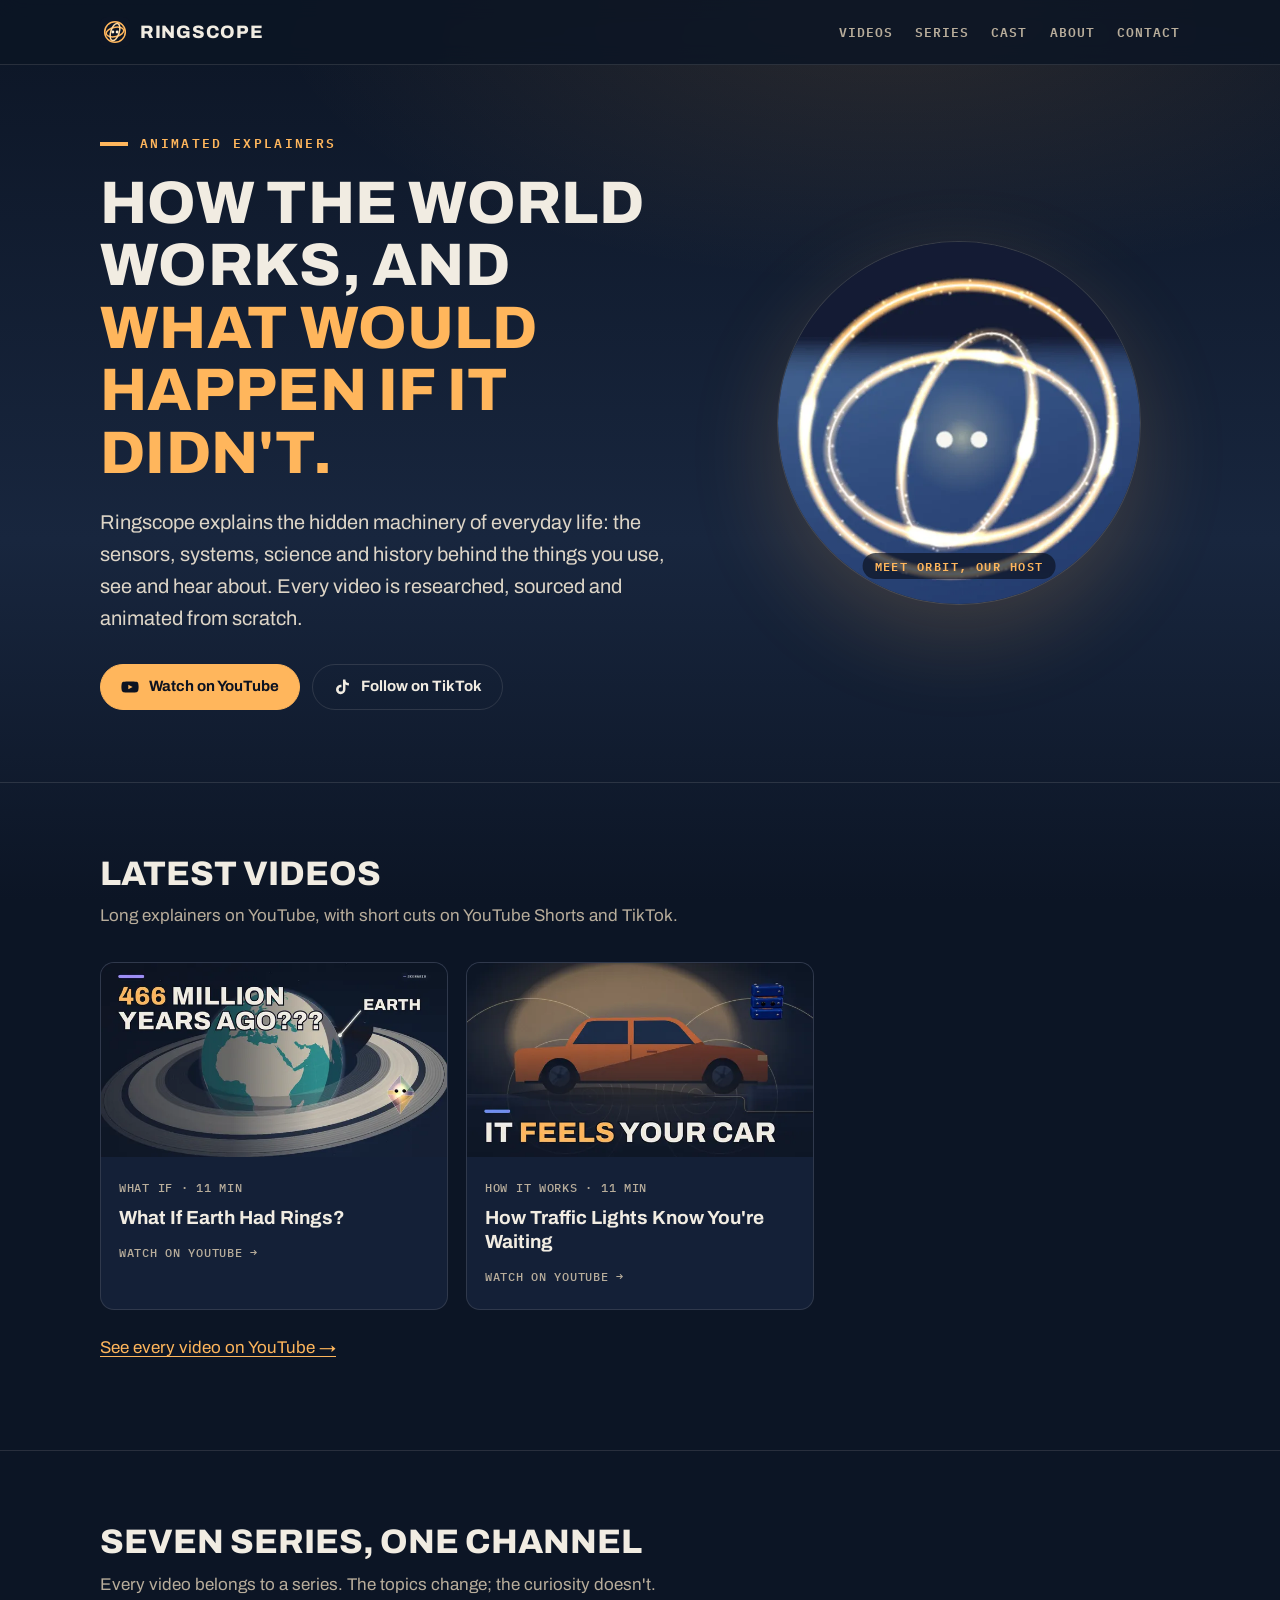
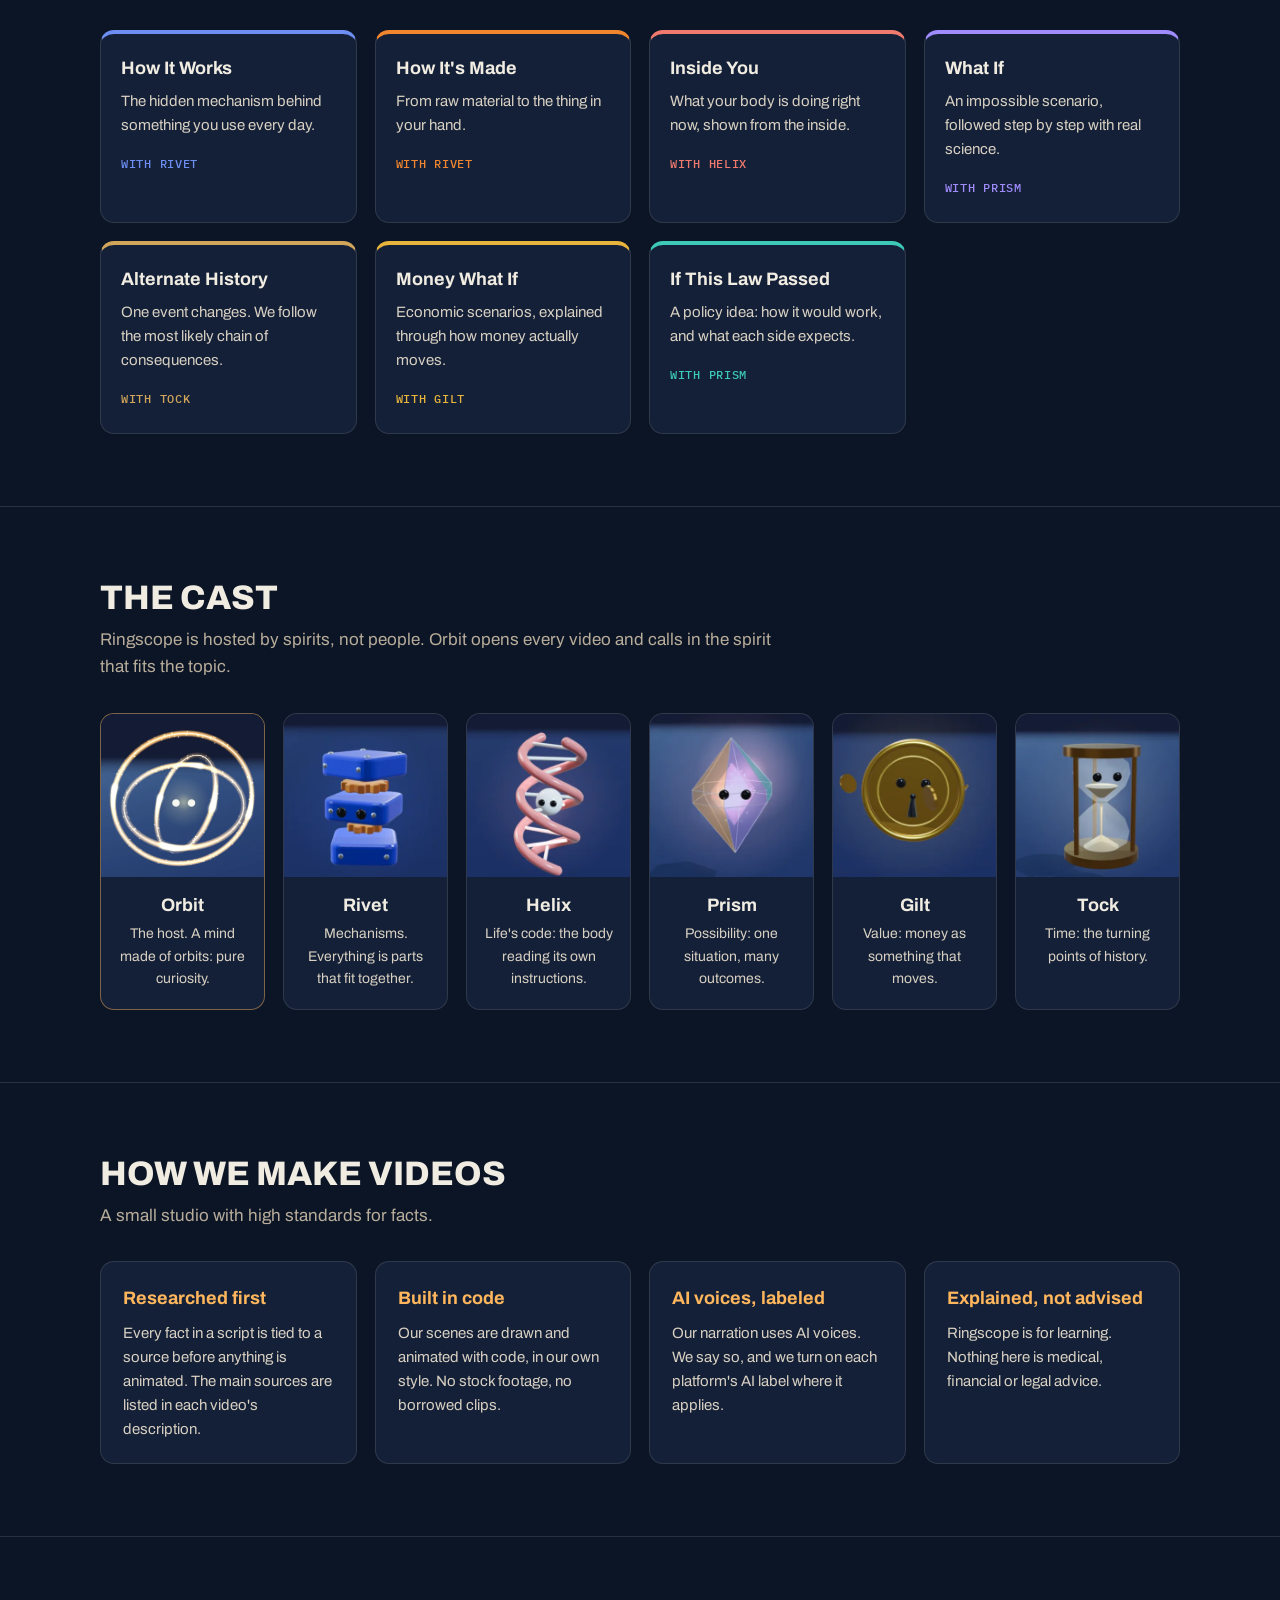
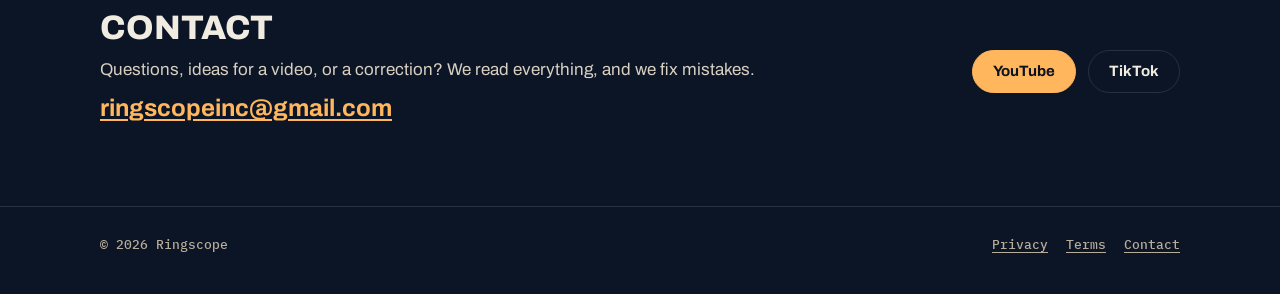
<file: index.html>
<!doctype html>
<html lang="en">
<head>
<meta charset="utf-8">
<meta name="viewport" content="width=device-width, initial-scale=1">
<title>Ringscope: how the world works</title>
<meta name="description" content="Ringscope makes animated explainers about how the world works, and what would happen if it didn't. Researched, sourced, built in code.">
<link rel="canonical" href="https://ringscopeinc.github.io/">
<link rel="icon" href="favicon.svg" type="image/svg+xml">
<meta property="og:type" content="website">
<meta property="og:title" content="Ringscope: how the world works">
<meta property="og:description" content="Animated explainers about how the world works, and what would happen if it didn't.">
<meta property="og:url" content="https://ringscopeinc.github.io/">
<meta property="og:image" content="https://ringscopeinc.github.io/img/og.jpg">
<meta name="twitter:card" content="summary_large_image">
<meta name="theme-color" content="#0c1525">
<link rel="preconnect" href="https://fonts.googleapis.com">
<link rel="preconnect" href="https://fonts.gstatic.com" crossorigin>
<link href="https://fonts.googleapis.com/css2?family=Archivo:wght@400;700;800&family=IBM+Plex+Mono:wght@500;600&display=swap" rel="stylesheet">
<link rel="stylesheet" href="style.css">
</head>
<body>

<header class="site-head">
  <div class="wrap">
    <a class="brand" href="./" aria-label="Ringscope home">
      <img src="favicon.svg" alt="" width="30" height="30">
      Ringscope
    </a>
    <nav class="nav" aria-label="Sections">
      <a href="#videos">Videos</a>
      <a href="#series">Series</a>
      <a href="#cast">Cast</a>
      <a href="#about">About</a>
      <a href="#contact">Contact</a>
    </nav>
  </div>
</header>

<main>
  <div class="hero">
    <div class="wrap">
      <div>
        <p class="eyebrow">Animated explainers</p>
        <h1>How the world works, and <em>what would happen if it didn't.</em></h1>
        <p class="lede">Ringscope explains the hidden machinery of everyday life: the sensors, systems, science and
          history behind the things you use, see and hear about. Every video is researched, sourced and animated
          from scratch.</p>
        <div class="buttons">
          <a class="btn primary" href="https://www.youtube.com/@ringscopeinc">
            <svg viewBox="0 0 24 24" aria-hidden="true"><path fill="currentColor" d="M23 7.2a3 3 0 0 0-2.1-2.1C19 4.6 12 4.6 12 4.6s-7 0-8.9.5A3 3 0 0 0 1 7.2 31 31 0 0 0 .5 12a31 31 0 0 0 .5 4.8 3 3 0 0 0 2.1 2.1c1.9.5 8.9.5 8.9.5s7 0 8.9-.5a3 3 0 0 0 2.1-2.1 31 31 0 0 0 .5-4.8 31 31 0 0 0-.5-4.8zM9.75 15.02V8.98L15.5 12l-5.75 3.02z"/></svg>
            Watch on YouTube</a>
          <a class="btn" href="https://www.tiktok.com/@ringscopeinc">
            <svg viewBox="0 0 24 24" aria-hidden="true"><path fill="currentColor" d="M16.6 2h-3.3v13.2a2.9 2.9 0 1 1-2.9-2.9c.3 0 .6 0 .9.1V9a6.3 6.3 0 1 0 5.3 6.2V8.6a7.9 7.9 0 0 0 4.6 1.5V6.8a4.6 4.6 0 0 1-4.6-4.8z"/></svg>
            Follow on TikTok</a>
        </div>
      </div>
      <figure class="hero-art">
        <img src="img/orbit.webp" alt="Orbit, Ringscope's host: three rings of warm light with two glowing eyes" width="640" height="640">
        <figcaption>Meet Orbit, our host</figcaption>
      </figure>
    </div>
  </div>

  <section id="videos">
    <div class="wrap">
      <h2>Latest videos</h2>
      <p class="section-lede">Long explainers on YouTube, with short cuts on YouTube Shorts and TikTok.</p>
      <div class="grid videos">
        <a class="card video" href="https://youtu.be/U-kUrNnYc8g">
          <img src="img/earth-rings.webp" alt="Thumbnail: Earth with a ring around it, 466 million years ago" width="640" height="360" loading="lazy">
          <div class="body">
            <span class="meta">What If · 11 min</span>
            <h3>What If Earth Had Rings?</h3>
            <span class="meta">Watch on YouTube →</span>
          </div>
        </a>
        <a class="card video" href="https://youtu.be/7bd3gMyJz6o">
          <img src="img/traffic-lights.webp" alt="Thumbnail: a traffic light that knows you're waiting" width="640" height="360" loading="lazy">
          <div class="body">
            <span class="meta">How It Works · 11 min</span>
            <h3>How Traffic Lights Know You're Waiting</h3>
            <span class="meta">Watch on YouTube →</span>
          </div>
        </a>
      </div>
      <p class="more"><a href="https://www.youtube.com/@ringscopeinc/videos">See every video on YouTube →</a></p>
    </div>
  </section>

  <section id="series">
    <div class="wrap">
      <h2>Seven series, one channel</h2>
      <p class="section-lede">Every video belongs to a series. The topics change; the curiosity doesn't.</p>
      <div class="grid series">
        <div class="card serie" style="--c:#6d8ef2">
          <h3>How It Works</h3>
          <p>The hidden mechanism behind something you use every day.</p>
          <span class="meta">With Rivet</span>
        </div>
        <div class="card serie" style="--c:#f2862e">
          <h3>How It's Made</h3>
          <p>From raw material to the thing in your hand.</p>
          <span class="meta">With Rivet</span>
        </div>
        <div class="card serie" style="--c:#f07a6e">
          <h3>Inside You</h3>
          <p>What your body is doing right now, shown from the inside.</p>
          <span class="meta">With Helix</span>
        </div>
        <div class="card serie" style="--c:#a08cff">
          <h3>What If</h3>
          <p>An impossible scenario, followed step by step with real science.</p>
          <span class="meta">With Prism</span>
        </div>
        <div class="card serie" style="--c:#d2a65a">
          <h3>Alternate History</h3>
          <p>One event changes. We follow the most likely chain of consequences.</p>
          <span class="meta">With Tock</span>
        </div>
        <div class="card serie" style="--c:#e7b53c">
          <h3>Money What If</h3>
          <p>Economic scenarios, explained through how money actually moves.</p>
          <span class="meta">With Gilt</span>
        </div>
        <div class="card serie" style="--c:#3cc9b8">
          <h3>If This Law Passed</h3>
          <p>A policy idea: how it would work, and what each side expects.</p>
          <span class="meta">With Prism</span>
        </div>
      </div>
    </div>
  </section>

  <section id="cast">
    <div class="wrap">
      <h2>The cast</h2>
      <p class="section-lede">Ringscope is hosted by spirits, not people. Orbit opens every video and calls in the
        spirit that fits the topic.</p>
      <div class="grid cast">
        <div class="card spirit host">
          <img src="img/orbit.webp" alt="Orbit" width="360" height="360" loading="lazy">
          <h3>Orbit</h3>
          <p>The host. A mind made of orbits: pure curiosity.</p>
        </div>
        <div class="card spirit">
          <img src="img/rivet.webp" alt="Rivet, a cobalt cube of three slabs with orange gears" width="360" height="360" loading="lazy">
          <h3>Rivet</h3>
          <p>Mechanisms. Everything is parts that fit together.</p>
        </div>
        <div class="card spirit">
          <img src="img/helix.webp" alt="Helix, a coral double helix with a pearl core" width="360" height="360" loading="lazy">
          <h3>Helix</h3>
          <p>Life's code: the body reading its own instructions.</p>
        </div>
        <div class="card spirit">
          <img src="img/prism.webp" alt="Prism, a glowing glass crystal" width="360" height="360" loading="lazy">
          <h3>Prism</h3>
          <p>Possibility: one situation, many outcomes.</p>
        </div>
        <div class="card spirit">
          <img src="img/gilt.webp" alt="Gilt, a polished gold coin" width="360" height="360" loading="lazy">
          <h3>Gilt</h3>
          <p>Value: money as something that moves.</p>
        </div>
        <div class="card spirit">
          <img src="img/tock.webp" alt="Tock, a brass hourglass" width="360" height="360" loading="lazy">
          <h3>Tock</h3>
          <p>Time: the turning points of history.</p>
        </div>
      </div>
    </div>
  </section>

  <section id="about">
    <div class="wrap">
      <h2>How we make videos</h2>
      <p class="section-lede">A small studio with high standards for facts.</p>
      <div class="grid about">
        <div class="card point">
          <h3>Researched first</h3>
          <p>Every fact in a script is tied to a source before anything is animated. The main sources are listed
            in each video's description.</p>
        </div>
        <div class="card point">
          <h3>Built in code</h3>
          <p>Our scenes are drawn and animated with code, in our own style. No stock footage, no borrowed clips.</p>
        </div>
        <div class="card point">
          <h3>AI voices, labeled</h3>
          <p>Our narration uses AI voices. We say so, and we turn on each platform's AI label where it applies.</p>
        </div>
        <div class="card point">
          <h3>Explained, not advised</h3>
          <p>Ringscope is for learning. Nothing here is medical, financial or legal advice.</p>
        </div>
      </div>
    </div>
  </section>

  <section id="contact" class="contact">
    <div class="wrap">
      <div>
        <h2>Contact</h2>
        <p>Questions, ideas for a video, or a correction? We read everything, and we fix mistakes.</p>
        <p><a class="mail" href="mailto:ringscopeinc@gmail.com">ringscopeinc@gmail.com</a></p>
      </div>
      <div class="buttons">
        <a class="btn primary" href="https://www.youtube.com/@ringscopeinc">YouTube</a>
        <a class="btn" href="https://www.tiktok.com/@ringscopeinc">TikTok</a>
      </div>
    </div>
  </section>
</main>

<footer class="site-foot">
  <div class="wrap">
    <span>© 2026 Ringscope</span>
    <nav aria-label="Legal">
      <a href="privacy.html">Privacy</a>
      <a href="terms.html">Terms</a>
      <a href="mailto:ringscopeinc@gmail.com">Contact</a>
    </nav>
  </div>
</footer>

</body>
</html>
</file>
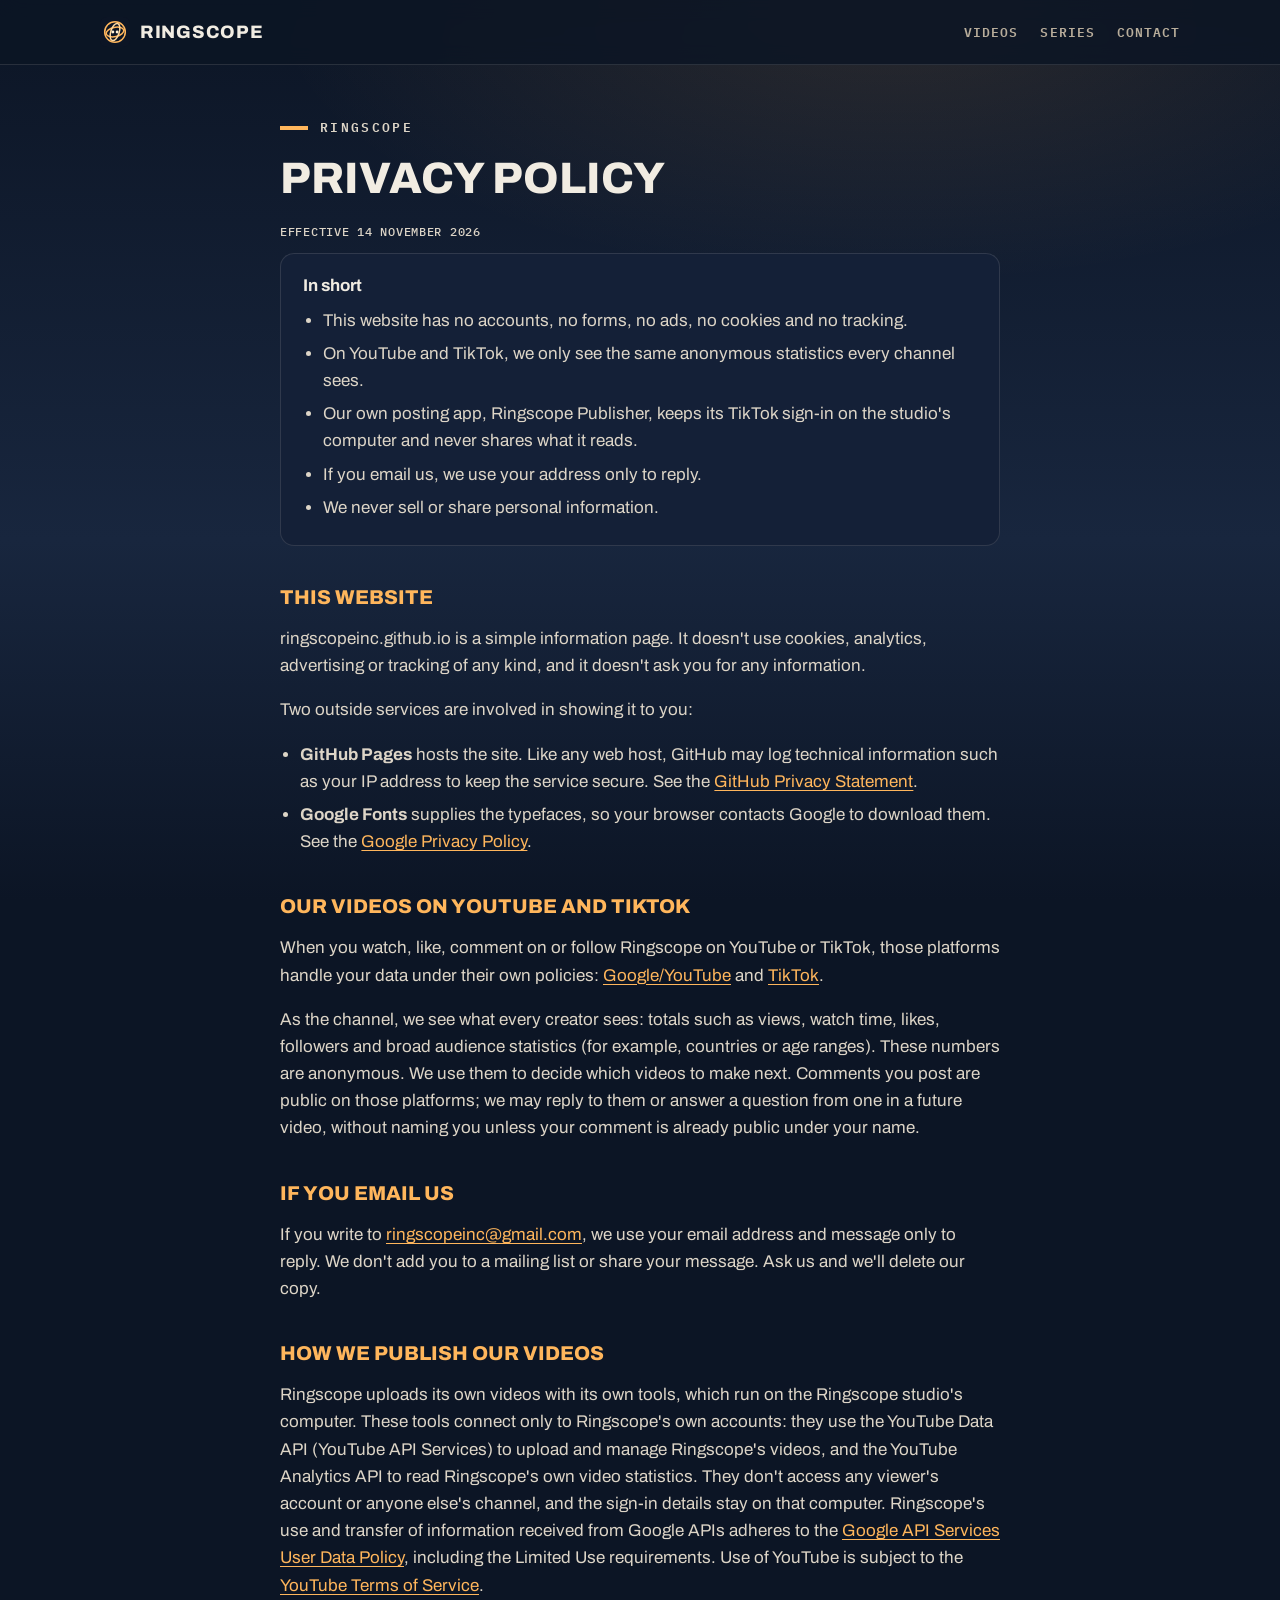
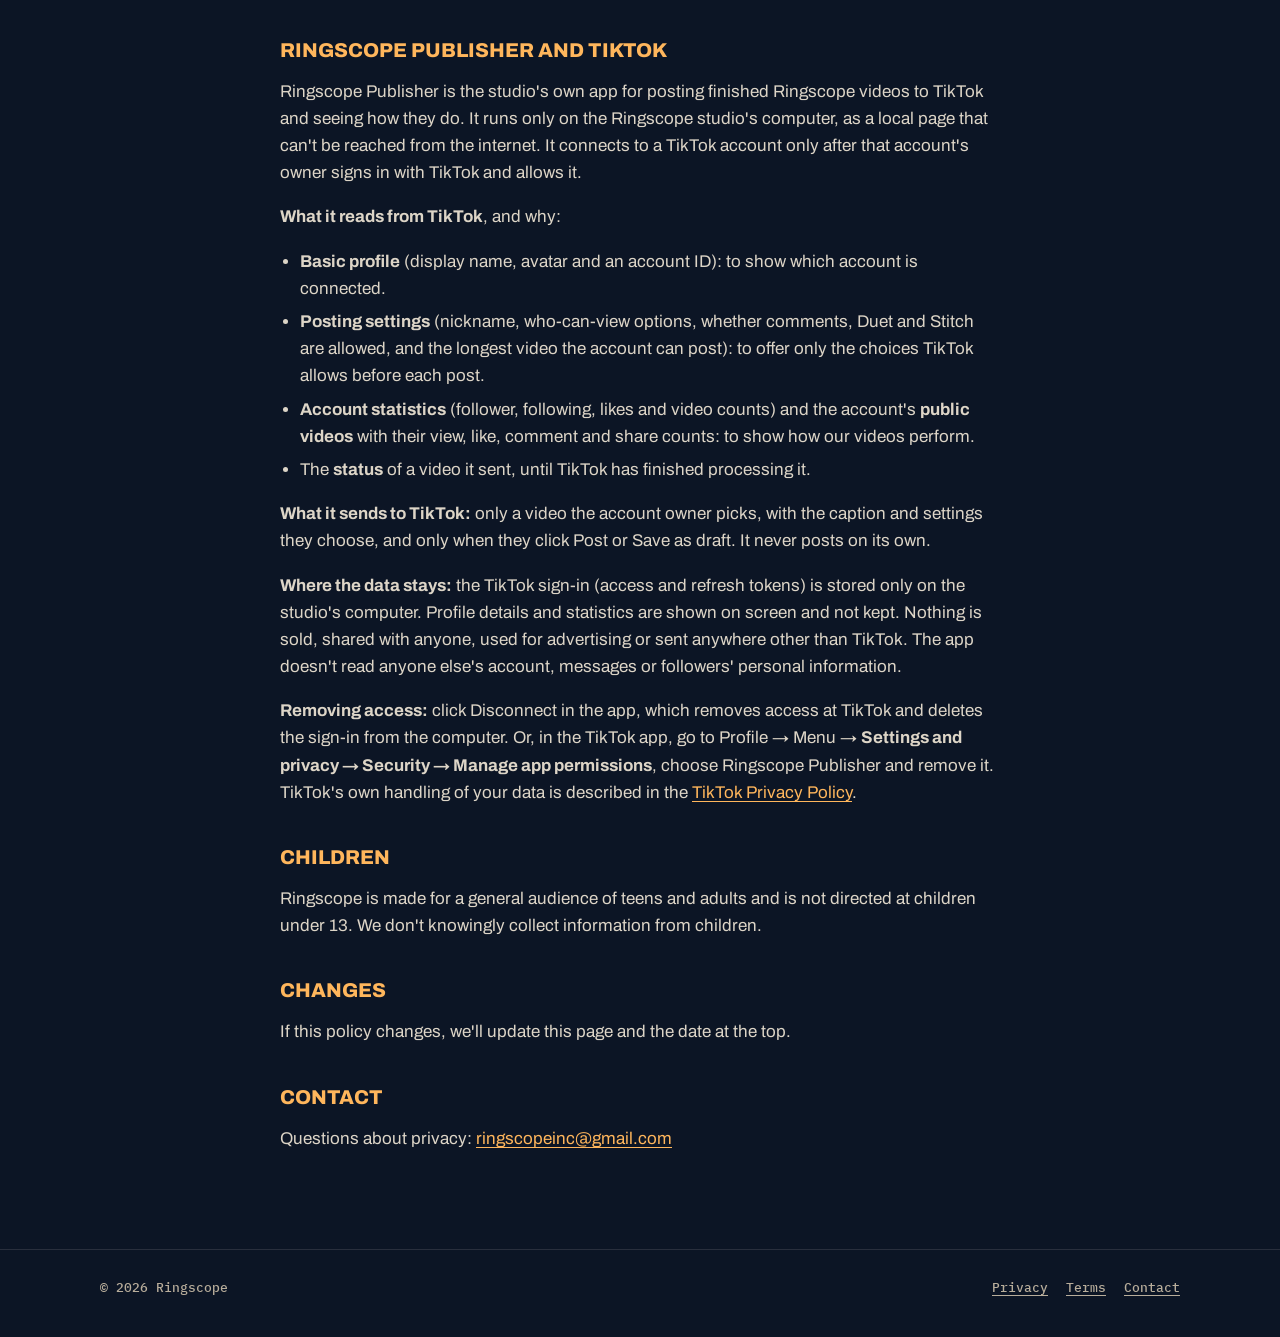
<file: privacy.html>
<!doctype html>
<html lang="en">
<head>
<meta charset="utf-8">
<meta name="viewport" content="width=device-width, initial-scale=1">
<title>Privacy policy · Ringscope</title>
<meta name="description" content="How Ringscope handles privacy on this website, on our channels and in our publishing tools.">
<link rel="canonical" href="https://ringscopeinc.github.io/privacy.html">
<link rel="icon" href="favicon.svg" type="image/svg+xml">
<meta name="theme-color" content="#0c1525">
<link rel="preconnect" href="https://fonts.googleapis.com">
<link rel="preconnect" href="https://fonts.gstatic.com" crossorigin>
<link href="https://fonts.googleapis.com/css2?family=Archivo:wght@400;700;800&family=IBM+Plex+Mono:wght@500;600&display=swap" rel="stylesheet">
<link rel="stylesheet" href="style.css">
</head>
<body>

<header class="site-head">
  <div class="wrap">
    <a class="brand" href="./" aria-label="Ringscope home"><img src="favicon.svg" alt="" width="30" height="30">Ringscope</a>
    <nav class="nav" aria-label="Sections"><a href="./#videos">Videos</a><a href="./#series">Series</a><a href="./#contact">Contact</a></nav>
  </div>
</header>

<main class="doc">
  <p class="eyebrow">Ringscope</p>
  <h1>Privacy policy</h1>
  <p class="meta">Effective 14 November 2026</p>

  <div class="summary">
    <strong>In short</strong>
    <ul>
      <li>This website has no accounts, no forms, no ads, no cookies and no tracking.</li>
      <li>On YouTube and TikTok, we only see the same anonymous statistics every channel sees.</li>
      <li>Our own posting app, Ringscope Publisher, keeps its TikTok sign-in on the studio's computer and never
        shares what it reads.</li>
      <li>If you email us, we use your address only to reply.</li>
      <li>We never sell or share personal information.</li>
    </ul>
  </div>

  <h2>This website</h2>
  <p>ringscopeinc.github.io is a simple information page. It doesn't use cookies, analytics, advertising or
    tracking of any kind, and it doesn't ask you for any information.</p>
  <p>Two outside services are involved in showing it to you:</p>
  <ul>
    <li><strong>GitHub Pages</strong> hosts the site. Like any web host, GitHub may log technical information such
      as your IP address to keep the service secure. See the
      <a href="https://docs.github.com/en/site-policy/privacy-policies/github-general-privacy-statement">GitHub
      Privacy Statement</a>.</li>
    <li><strong>Google Fonts</strong> supplies the typefaces, so your browser contacts Google to download them. See
      the <a href="https://policies.google.com/privacy">Google Privacy Policy</a>.</li>
  </ul>

  <h2>Our videos on YouTube and TikTok</h2>
  <p>When you watch, like, comment on or follow Ringscope on YouTube or TikTok, those platforms handle your data
    under their own policies:
    <a href="https://policies.google.com/privacy">Google/YouTube</a> and
    <a href="https://www.tiktok.com/legal/privacy-policy">TikTok</a>.</p>
  <p>As the channel, we see what every creator sees: totals such as views, watch time, likes, followers and broad
    audience statistics (for example, countries or age ranges). These numbers are anonymous. We use them to decide
    which videos to make next. Comments you post are public on those platforms; we may reply to them or answer a
    question from one in a future video, without naming you unless your comment is already public under your
    name.</p>

  <h2>If you email us</h2>
  <p>If you write to <a href="mailto:ringscopeinc@gmail.com">ringscopeinc@gmail.com</a>, we use your email address
    and message only to reply. We don't add you to a mailing list or share your message. Ask us and we'll delete
    our copy.</p>

  <h2>How we publish our videos</h2>
  <p>Ringscope uploads its own videos with its own tools, which run on the Ringscope studio's computer. These tools
    connect only to Ringscope's own accounts: they use the YouTube Data API (YouTube API Services) to upload and
    manage Ringscope's videos, and the YouTube Analytics API to read Ringscope's own video statistics. They don't
    access any viewer's account or anyone else's channel, and the sign-in details stay on that computer.
    Ringscope's use and transfer of information received from Google APIs adheres to the
    <a href="https://developers.google.com/terms/api-services-user-data-policy">Google API Services User Data
    Policy</a>, including the Limited Use requirements. Use of YouTube is subject to the
    <a href="https://www.youtube.com/t/terms">YouTube Terms of Service</a>.</p>

  <h2 id="tiktok">Ringscope Publisher and TikTok</h2>
  <p>Ringscope Publisher is the studio's own app for posting finished Ringscope videos to TikTok and seeing how they
    do. It runs only on the Ringscope studio's computer, as a local page that can't be reached from the internet.
    It connects to a TikTok account only after that account's owner signs in with TikTok and allows it.</p>
  <p><strong>What it reads from TikTok</strong>, and why:</p>
  <ul>
    <li><strong>Basic profile</strong> (display name, avatar and an account ID): to show which account is
      connected.</li>
    <li><strong>Posting settings</strong> (nickname, who-can-view options, whether comments, Duet and Stitch are
      allowed, and the longest video the account can post): to offer only the choices TikTok allows before each
      post.</li>
    <li><strong>Account statistics</strong> (follower, following, likes and video counts) and the account's
      <strong>public videos</strong> with their view, like, comment and share counts: to show how our videos
      perform.</li>
    <li>The <strong>status</strong> of a video it sent, until TikTok has finished processing it.</li>
  </ul>
  <p><strong>What it sends to TikTok:</strong> only a video the account owner picks, with the caption and settings
    they choose, and only when they click Post or Save as draft. It never posts on its own.</p>
  <p><strong>Where the data stays:</strong> the TikTok sign-in (access and refresh tokens) is stored only on the
    studio's computer. Profile details and statistics are shown on screen and not kept. Nothing is sold, shared
    with anyone, used for advertising or sent anywhere other than TikTok. The app doesn't read anyone else's
    account, messages or followers' personal information.</p>
  <p><strong>Removing access:</strong> click Disconnect in the app, which removes access at TikTok and deletes the
    sign-in from the computer. Or, in the TikTok app, go to Profile → Menu → <strong>Settings and privacy →
    Security → Manage app permissions</strong>, choose Ringscope Publisher and remove it. TikTok's own handling
    of your data is described in the <a href="https://www.tiktok.com/legal/privacy-policy">TikTok Privacy
    Policy</a>.</p>

  <h2>Children</h2>
  <p>Ringscope is made for a general audience of teens and adults and is not directed at children under 13. We
    don't knowingly collect information from children.</p>

  <h2>Changes</h2>
  <p>If this policy changes, we'll update this page and the date at the top.</p>

  <h2>Contact</h2>
  <p>Questions about privacy: <a href="mailto:ringscopeinc@gmail.com">ringscopeinc@gmail.com</a></p>
</main>

<footer class="site-foot">
  <div class="wrap">
    <span>© 2026 Ringscope</span>
    <nav aria-label="Legal"><a href="privacy.html">Privacy</a><a href="terms.html">Terms</a><a href="mailto:ringscopeinc@gmail.com">Contact</a></nav>
  </div>
</footer>

</body>
</html>
</file>
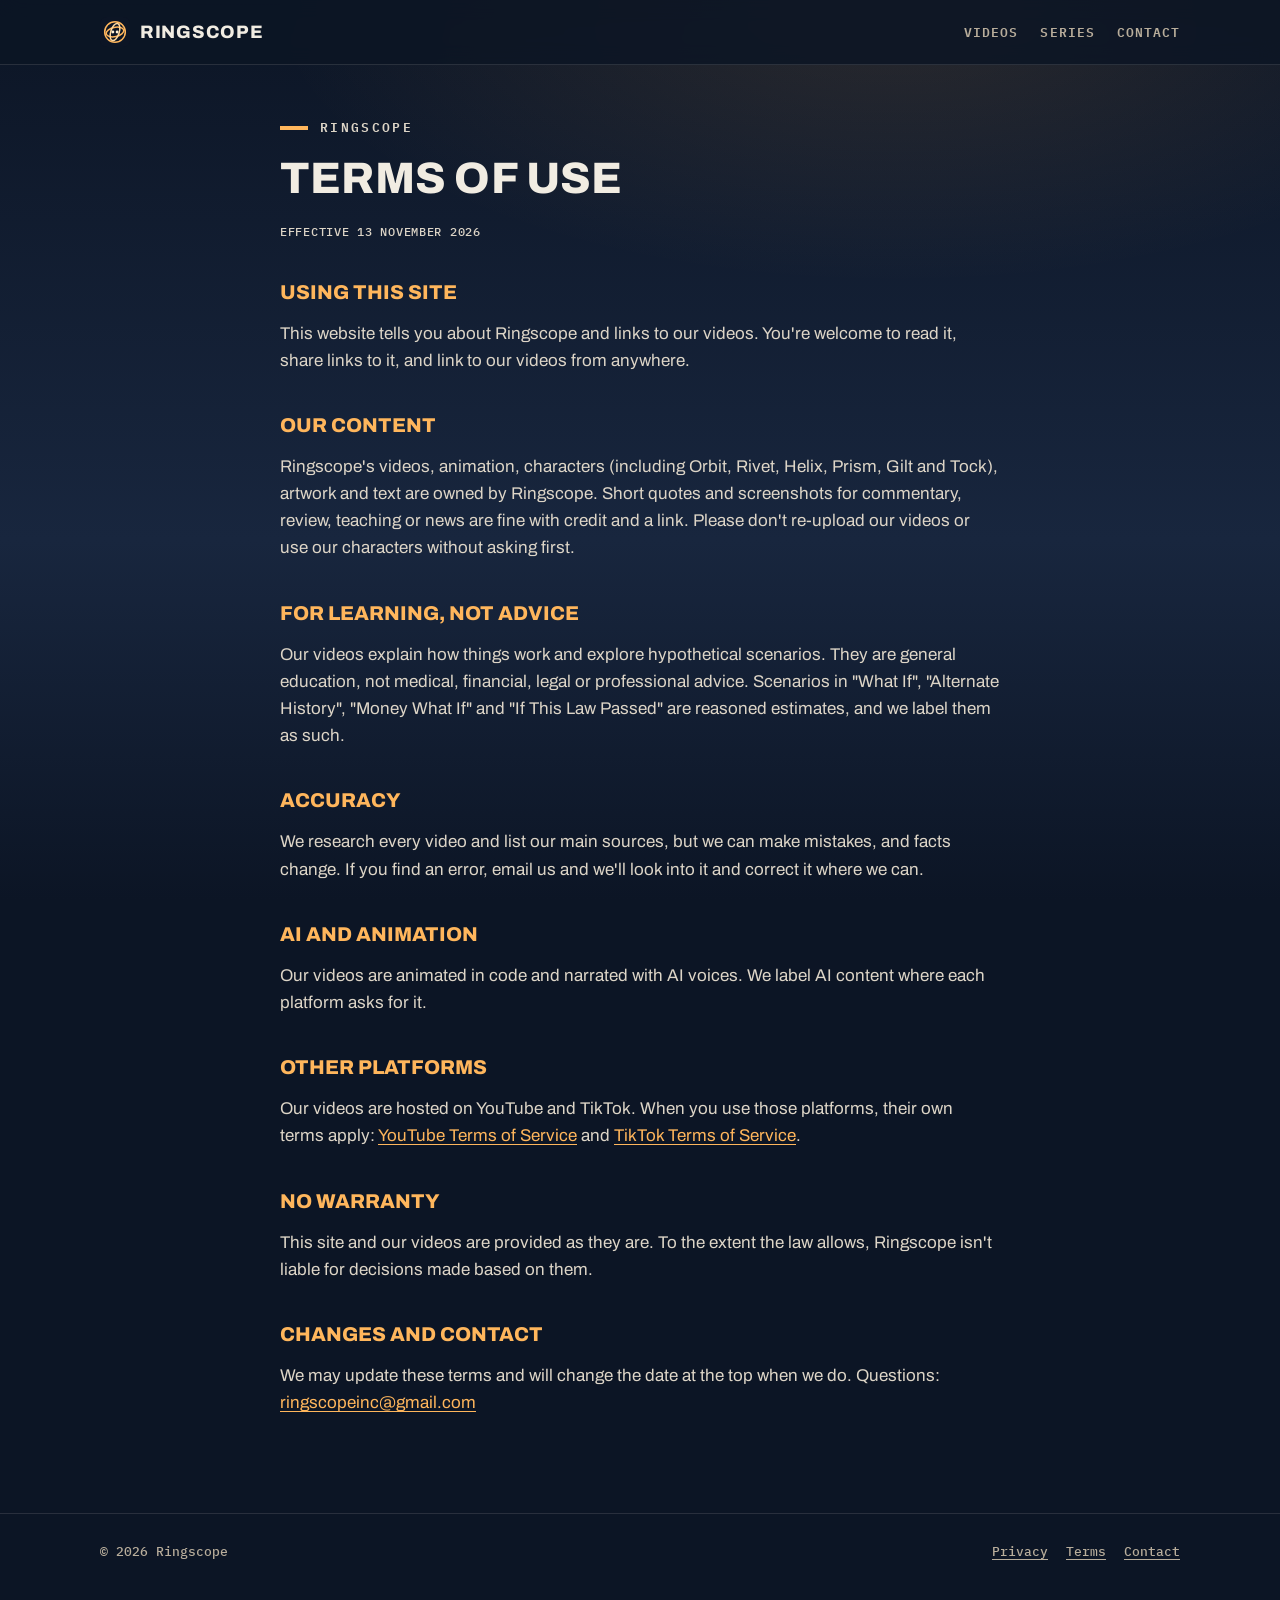
<file: terms.html>
<!doctype html>
<html lang="en">
<head>
<meta charset="utf-8">
<meta name="viewport" content="width=device-width, initial-scale=1">
<title>Terms of use · Ringscope</title>
<meta name="description" content="Terms of use for the Ringscope website and videos.">
<link rel="canonical" href="https://ringscopeinc.github.io/terms.html">
<link rel="icon" href="favicon.svg" type="image/svg+xml">
<meta name="theme-color" content="#0c1525">
<link rel="preconnect" href="https://fonts.googleapis.com">
<link rel="preconnect" href="https://fonts.gstatic.com" crossorigin>
<link href="https://fonts.googleapis.com/css2?family=Archivo:wght@400;700;800&family=IBM+Plex+Mono:wght@500;600&display=swap" rel="stylesheet">
<link rel="stylesheet" href="style.css">
</head>
<body>

<header class="site-head">
  <div class="wrap">
    <a class="brand" href="./" aria-label="Ringscope home"><img src="favicon.svg" alt="" width="30" height="30">Ringscope</a>
    <nav class="nav" aria-label="Sections"><a href="./#videos">Videos</a><a href="./#series">Series</a><a href="./#contact">Contact</a></nav>
  </div>
</header>

<main class="doc">
  <p class="eyebrow">Ringscope</p>
  <h1>Terms of use</h1>
  <p class="meta">Effective 13 November 2026</p>

  <h2>Using this site</h2>
  <p>This website tells you about Ringscope and links to our videos. You're welcome to read it, share links to it,
    and link to our videos from anywhere.</p>

  <h2>Our content</h2>
  <p>Ringscope's videos, animation, characters (including Orbit, Rivet, Helix, Prism, Gilt and Tock), artwork and
    text are owned by Ringscope. Short quotes and screenshots for commentary, review, teaching or news are fine with
    credit and a link. Please don't re-upload our videos or use our characters without asking first.</p>

  <h2>For learning, not advice</h2>
  <p>Our videos explain how things work and explore hypothetical scenarios. They are general education, not
    medical, financial, legal or professional advice. Scenarios in "What If", "Alternate History", "Money What If"
    and "If This Law Passed" are reasoned estimates, and we label them as such.</p>

  <h2>Accuracy</h2>
  <p>We research every video and list our main sources, but we can make mistakes, and facts change. If you find
    an error, email us and we'll look into it and correct it where we can.</p>

  <h2>AI and animation</h2>
  <p>Our videos are animated in code and narrated with AI voices. We label AI content where each platform asks
    for it.</p>

  <h2>Other platforms</h2>
  <p>Our videos are hosted on YouTube and TikTok. When you use those platforms, their own terms apply:
    <a href="https://www.youtube.com/t/terms">YouTube Terms of Service</a> and
    <a href="https://www.tiktok.com/legal/terms-of-service">TikTok Terms of Service</a>.</p>

  <h2>No warranty</h2>
  <p>This site and our videos are provided as they are. To the extent the law allows, Ringscope isn't liable for
    decisions made based on them.</p>

  <h2>Changes and contact</h2>
  <p>We may update these terms and will change the date at the top when we do. Questions:
    <a href="mailto:ringscopeinc@gmail.com">ringscopeinc@gmail.com</a></p>
</main>

<footer class="site-foot">
  <div class="wrap">
    <span>© 2026 Ringscope</span>
    <nav aria-label="Legal"><a href="privacy.html">Privacy</a><a href="terms.html">Terms</a><a href="mailto:ringscopeinc@gmail.com">Contact</a></nav>
  </div>
</footer>

</body>
</html>
</file>
<file: style.css>
/* Ringscope website. House style "Night Gallery" (brand/style-guide.md): night palette, warm key light,
   Archivo for display and text, IBM Plex Mono for labels. */
:root {
  --sky: #0c1525;
  --sky-low: #18263e;
  --panel: #142037;
  --panel-edge: rgba(241, 236, 226, 0.12);
  --text: #f1ece2;
  --muted: #b8ad9b;
  --key: #ffb65c;
  --copper: #df793d;
  --ink: #0d1321;
  --radius: 14px;
  --wrap: 1120px;
}
* { box-sizing: border-box; }
html { background: var(--sky); scroll-behavior: smooth; }
body {
  margin: 0;
  color: var(--text);
  font: 400 17px/1.6 Archivo, system-ui, -apple-system, "Segoe UI", sans-serif;
  background:
    radial-gradient(ellipse 70% 45% at 70% 0%, rgba(255, 182, 92, 0.12), transparent 70%),
    linear-gradient(var(--sky), var(--sky-low) 60%, var(--sky));
  background-attachment: fixed;
  min-height: 100vh;
}
img { max-width: 100%; height: auto; display: block; }
a { color: var(--key); text-underline-offset: 3px; }
a:hover { color: #ffd29a; }
.wrap { max-width: var(--wrap); margin: 0 auto; padding: 0 20px; }
.mono { font-family: "IBM Plex Mono", ui-monospace, monospace; }

/* Header */
.site-head { position: sticky; top: 0; z-index: 10; background: rgba(12, 21, 37, 0.86);
  backdrop-filter: blur(10px); border-bottom: 1px solid var(--panel-edge); }
.site-head .wrap { display: flex; align-items: center; justify-content: space-between; gap: 16px; height: 64px; }
.brand { display: flex; align-items: center; gap: 10px; color: var(--text); text-decoration: none;
  font-weight: 800; letter-spacing: 0.04em; text-transform: uppercase; font-size: 18px; }
.brand svg { width: 30px; height: 30px; }
.nav { display: flex; gap: 22px; font: 600 13px/1 "IBM Plex Mono", monospace; letter-spacing: 0.08em;
  text-transform: uppercase; }
.nav a { color: var(--muted); text-decoration: none; }
.nav a:hover { color: var(--text); }

/* Hero */
.hero .wrap { display: grid; grid-template-columns: 1.15fr 0.85fr; align-items: center; gap: 40px;
  padding-top: 72px; padding-bottom: 72px; }
.eyebrow { font: 600 13px/1 "IBM Plex Mono", monospace; letter-spacing: 0.18em; text-transform: uppercase;
  color: var(--key); margin: 0 0 22px; display: flex; align-items: center; gap: 12px; }
.eyebrow::before { content: ""; width: 28px; height: 4px; background: var(--key); }
h1 { font-weight: 800; text-transform: uppercase; font-size: clamp(34px, 5.4vw, 60px); line-height: 1.04;
  letter-spacing: 0.005em; margin: 0 0 22px; }
h1 em { font-style: normal; color: var(--key); }
.lede { font-size: clamp(17px, 2vw, 20px); color: #ddd5c7; max-width: 34em; margin: 0 0 30px; }
.buttons { display: flex; flex-wrap: wrap; gap: 12px; }
.btn { display: inline-flex; align-items: center; gap: 10px; padding: 13px 20px; border-radius: 999px;
  font: 700 15px/1 Archivo, sans-serif; text-decoration: none; border: 1px solid var(--panel-edge); color: var(--text); }
.btn svg { width: 18px; height: 18px; }
.btn.primary { background: var(--key); border-color: var(--key); color: var(--ink); }
.btn.primary:hover { background: #ffc77f; color: var(--ink); }
.btn:hover { border-color: rgba(241, 236, 226, 0.4); color: var(--text); }
.hero-art { position: relative; aspect-ratio: 1; border-radius: 50%; overflow: hidden;
  box-shadow: 0 0 0 1px var(--panel-edge), 0 30px 90px rgba(255, 182, 92, 0.18); }
.hero-art img { width: 100%; height: 100%; object-fit: cover; }
.hero-art figcaption { position: absolute; left: 50%; bottom: 7%; transform: translateX(-50%);
  font: 600 12px/1 "IBM Plex Mono", monospace; letter-spacing: 0.12em; text-transform: uppercase;
  background: rgba(13, 19, 33, 0.7); color: var(--key); padding: 7px 12px; border-radius: 999px; white-space: nowrap; }

/* Sections */
section { padding: 72px 0; border-top: 1px solid var(--panel-edge); }
h2 { font-weight: 800; text-transform: uppercase; font-size: clamp(24px, 3.4vw, 34px); line-height: 1.1; margin: 0 0 10px; }
.section-lede { color: var(--muted); margin: 0 0 32px; max-width: 40em; }
.grid { display: grid; gap: 18px; }
.card { background: var(--panel); border: 1px solid var(--panel-edge); border-radius: var(--radius); overflow: hidden; }

/* Videos */
.videos { grid-template-columns: repeat(auto-fill, minmax(300px, 1fr)); }
.video { color: var(--text); text-decoration: none; display: flex; flex-direction: column; transition: transform .15s ease; }
.video:hover { transform: translateY(-3px); color: var(--text); }
.video img { aspect-ratio: 16 / 9; width: 100%; object-fit: cover; }
.video .body { padding: 16px 18px 20px; }
.video h3 { font-size: 19px; line-height: 1.25; margin: 6px 0 8px; }
.meta { font: 500 12px/1.4 "IBM Plex Mono", monospace; letter-spacing: 0.06em; text-transform: uppercase; color: var(--muted); }
.more { margin-top: 24px; }

/* Series */
.series { grid-template-columns: repeat(auto-fill, minmax(240px, 1fr)); }
.serie { padding: 20px 20px 22px; border-top: 4px solid var(--c, var(--key)); }
.serie h3 { margin: 0 0 6px; font-size: 18px; }
.serie p { margin: 0 0 12px; color: #d8d0c2; font-size: 15px; }
.serie .meta { color: var(--c, var(--muted)); }

/* Cast */
.cast { grid-template-columns: repeat(6, 1fr); }
.spirit { text-align: center; padding-bottom: 18px; }
.spirit img { aspect-ratio: 1; width: 100%; object-fit: cover; }
.spirit h3 { margin: 14px 0 2px; font-size: 18px; }
.spirit p { margin: 4px 14px 0; font-size: 14px; color: #d8d0c2; }
.spirit.host { border-color: rgba(255, 182, 92, 0.45); }

/* About */
.about { grid-template-columns: repeat(4, 1fr); }
.point { padding: 22px; }
.point h3 { margin: 0 0 8px; font-size: 18px; color: var(--key); }
.point p { margin: 0; color: #d8d0c2; font-size: 15px; }

/* Contact */
.contact .wrap { display: grid; grid-template-columns: 1fr auto; gap: 24px; align-items: center; }
.contact p { margin: 0 0 6px; color: #d8d0c2; }
.contact .mail { font-size: clamp(18px, 2.4vw, 24px); font-weight: 700; }

/* Footer */
.site-foot { border-top: 1px solid var(--panel-edge); padding: 28px 0 40px; }
.site-foot .wrap { display: flex; flex-wrap: wrap; justify-content: space-between; gap: 12px; }
.site-foot, .site-foot a { font: 500 13px/1.5 "IBM Plex Mono", monospace; color: var(--muted); }
.site-foot nav { display: flex; gap: 18px; }

/* Legal pages */
.doc { max-width: 760px; margin: 0 auto; padding: 56px 20px 80px; }
.doc h1 { font-size: clamp(30px, 5vw, 44px); }
.doc h2 { font-size: 20px; margin: 40px 0 8px; color: var(--key); }
.doc p, .doc li { color: #ddd5c7; }
.doc ul { padding-left: 1.2em; }
.doc li { margin: 6px 0; }
.doc .summary { background: var(--panel); border: 1px solid var(--panel-edge); border-radius: var(--radius); padding: 18px 22px; }
.doc .summary ul { margin: 8px 0 0; }

@media (max-width: 1000px) {
  .cast { grid-template-columns: repeat(3, 1fr); }
  .about { grid-template-columns: repeat(2, 1fr); }
}
@media (max-width: 860px) {
  .hero .wrap { grid-template-columns: 1fr; padding-top: 44px; padding-bottom: 56px; }
  .hero-art { max-width: 340px; width: 100%; margin: 0 auto; order: -1; }
  .contact .wrap { grid-template-columns: 1fr; }
}
@media (max-width: 640px) {
  .wrap { padding: 0 16px; }
  .nav { display: none; }
  section { padding: 56px 0; }
  .cast { grid-template-columns: repeat(2, 1fr); }
  .about { grid-template-columns: 1fr; }
  .videos { grid-template-columns: 1fr; }
  .doc { padding: 40px 16px 64px; }
}
@media (prefers-reduced-motion: reduce) {
  html { scroll-behavior: auto; }
  .video, .video:hover { transition: none; transform: none; }
}
</file>
